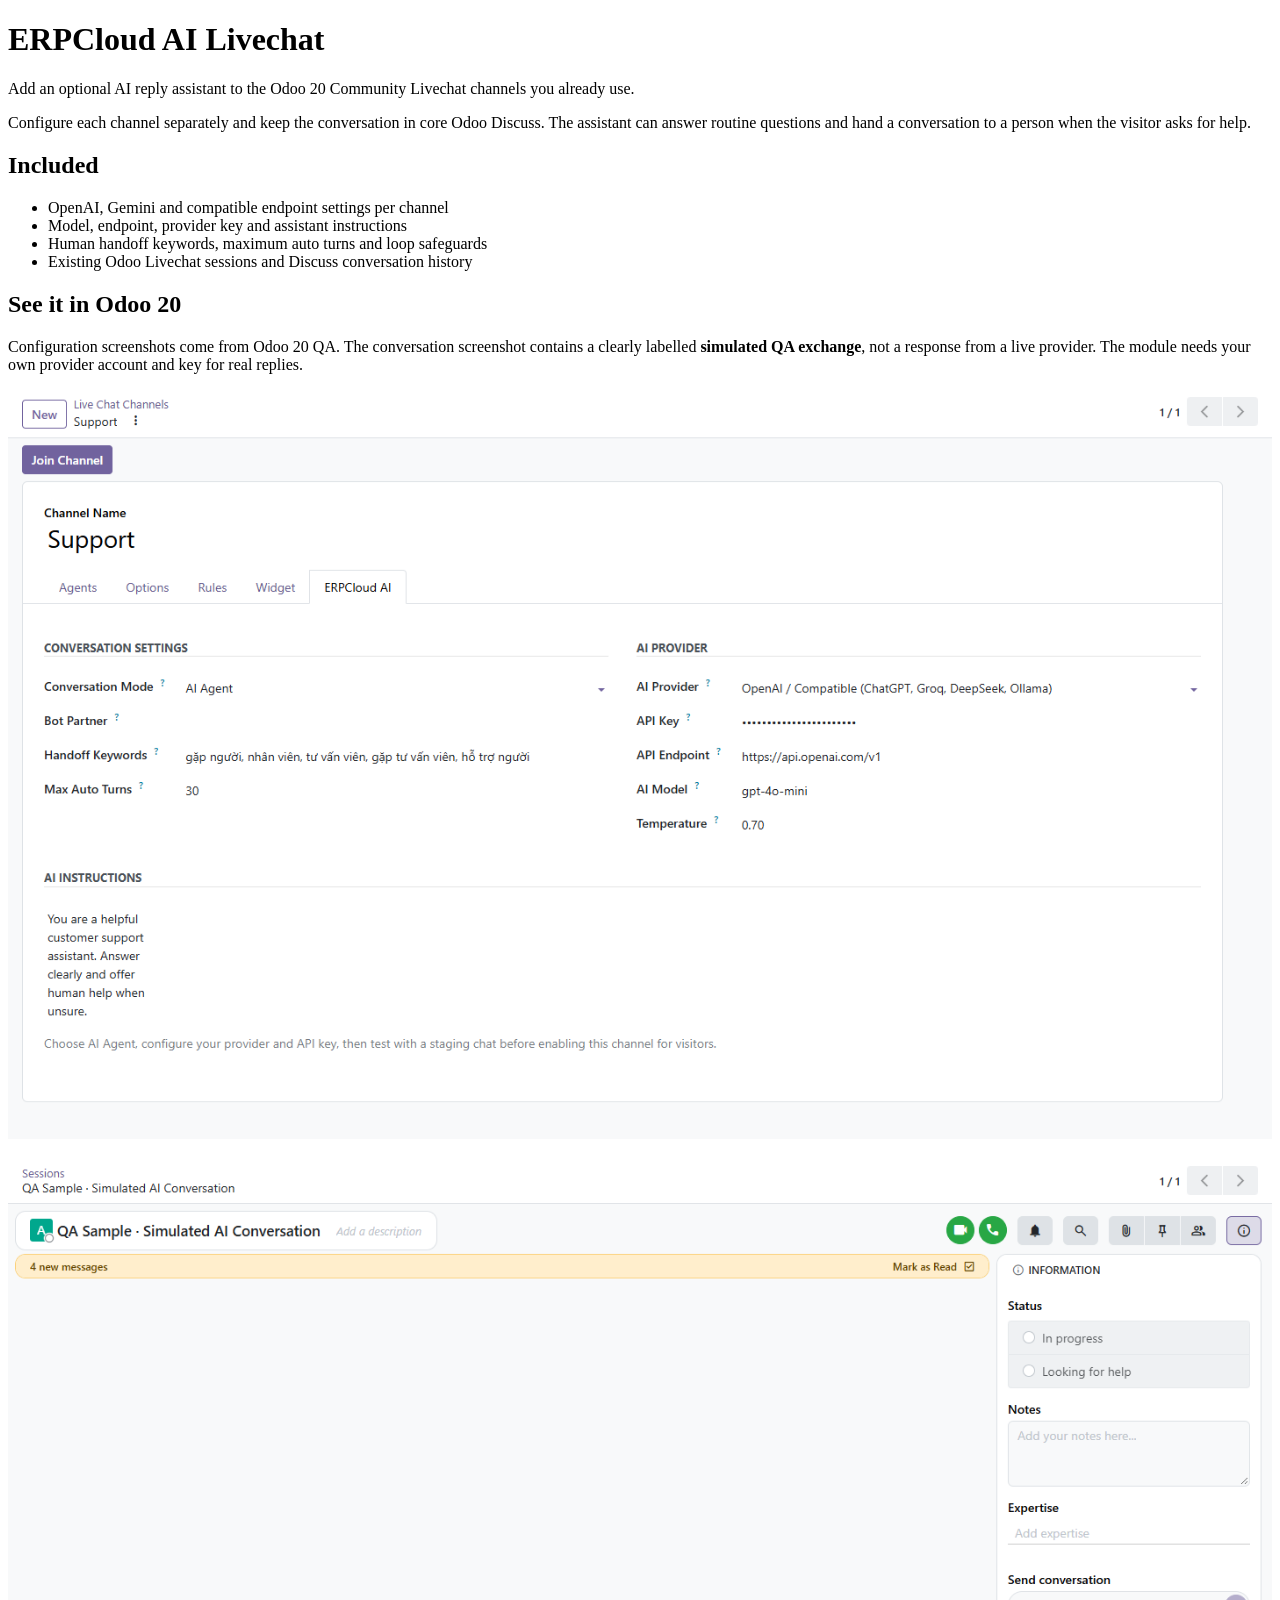
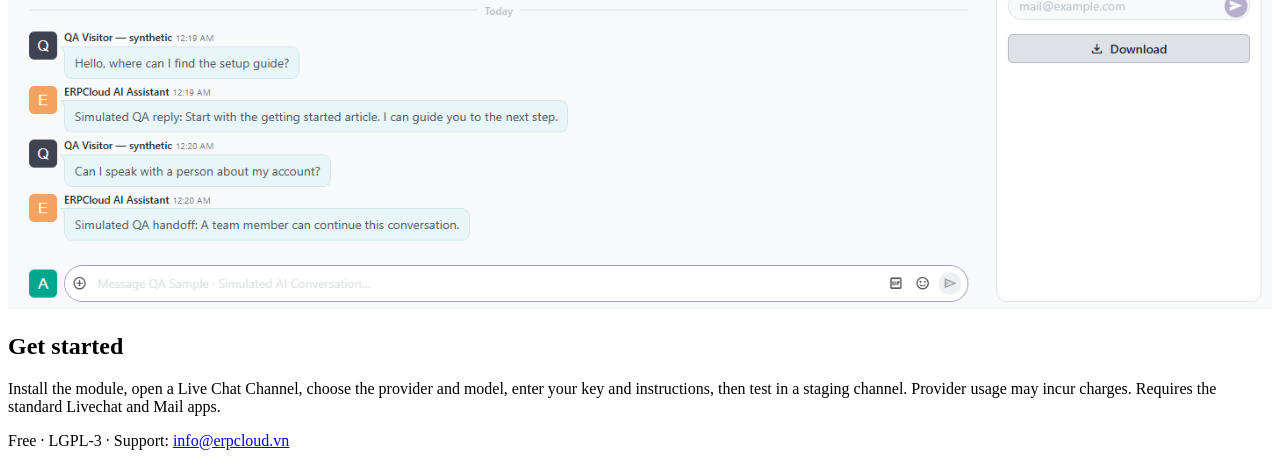
<file: erpcloud_ai_livechat/static/description/index.html>
<!doctype html>
<html lang="en"><head><meta charset="utf-8"><title>ERPCloud AI Livechat</title></head>
<body><div class="container py-4">
<h1>ERPCloud AI Livechat</h1>
<p class="lead">Add an optional AI reply assistant to the Odoo 20 Community Livechat channels you already use.</p>
<p>Configure each channel separately and keep the conversation in core Odoo Discuss. The assistant can answer routine questions and hand a conversation to a person when the visitor asks for help.</p>
<h2>Included</h2><ul><li>OpenAI, Gemini and compatible endpoint settings per channel</li><li>Model, endpoint, provider key and assistant instructions</li><li>Human handoff keywords, maximum auto turns and loop safeguards</li><li>Existing Odoo Livechat sessions and Discuss conversation history</li></ul>
<h2>See it in Odoo 20</h2>
<p>Configuration screenshots come from Odoo 20 QA. The conversation screenshot contains a clearly labelled <strong>simulated QA exchange</strong>, not a response from a live provider. The module needs your own provider account and key for real replies.</p>
<p><img src="screenshot_1.png" alt="AI configuration within an Odoo Livechat channel" style="max-width:100%;height:auto"></p>
<p><img src="screenshot_3.png" alt="Simulated QA conversation in Odoo Livechat Sessions" style="max-width:100%;height:auto"></p>
<h2>Get started</h2><p>Install the module, open a Live Chat Channel, choose the provider and model, enter your key and instructions, then test in a staging channel. Provider usage may incur charges. Requires the standard Livechat and Mail apps.</p>
<p>Free · LGPL-3 · Support: <a href="mailto:info@erpcloud.vn">info@erpcloud.vn</a></p>
</div></body></html>
</file>
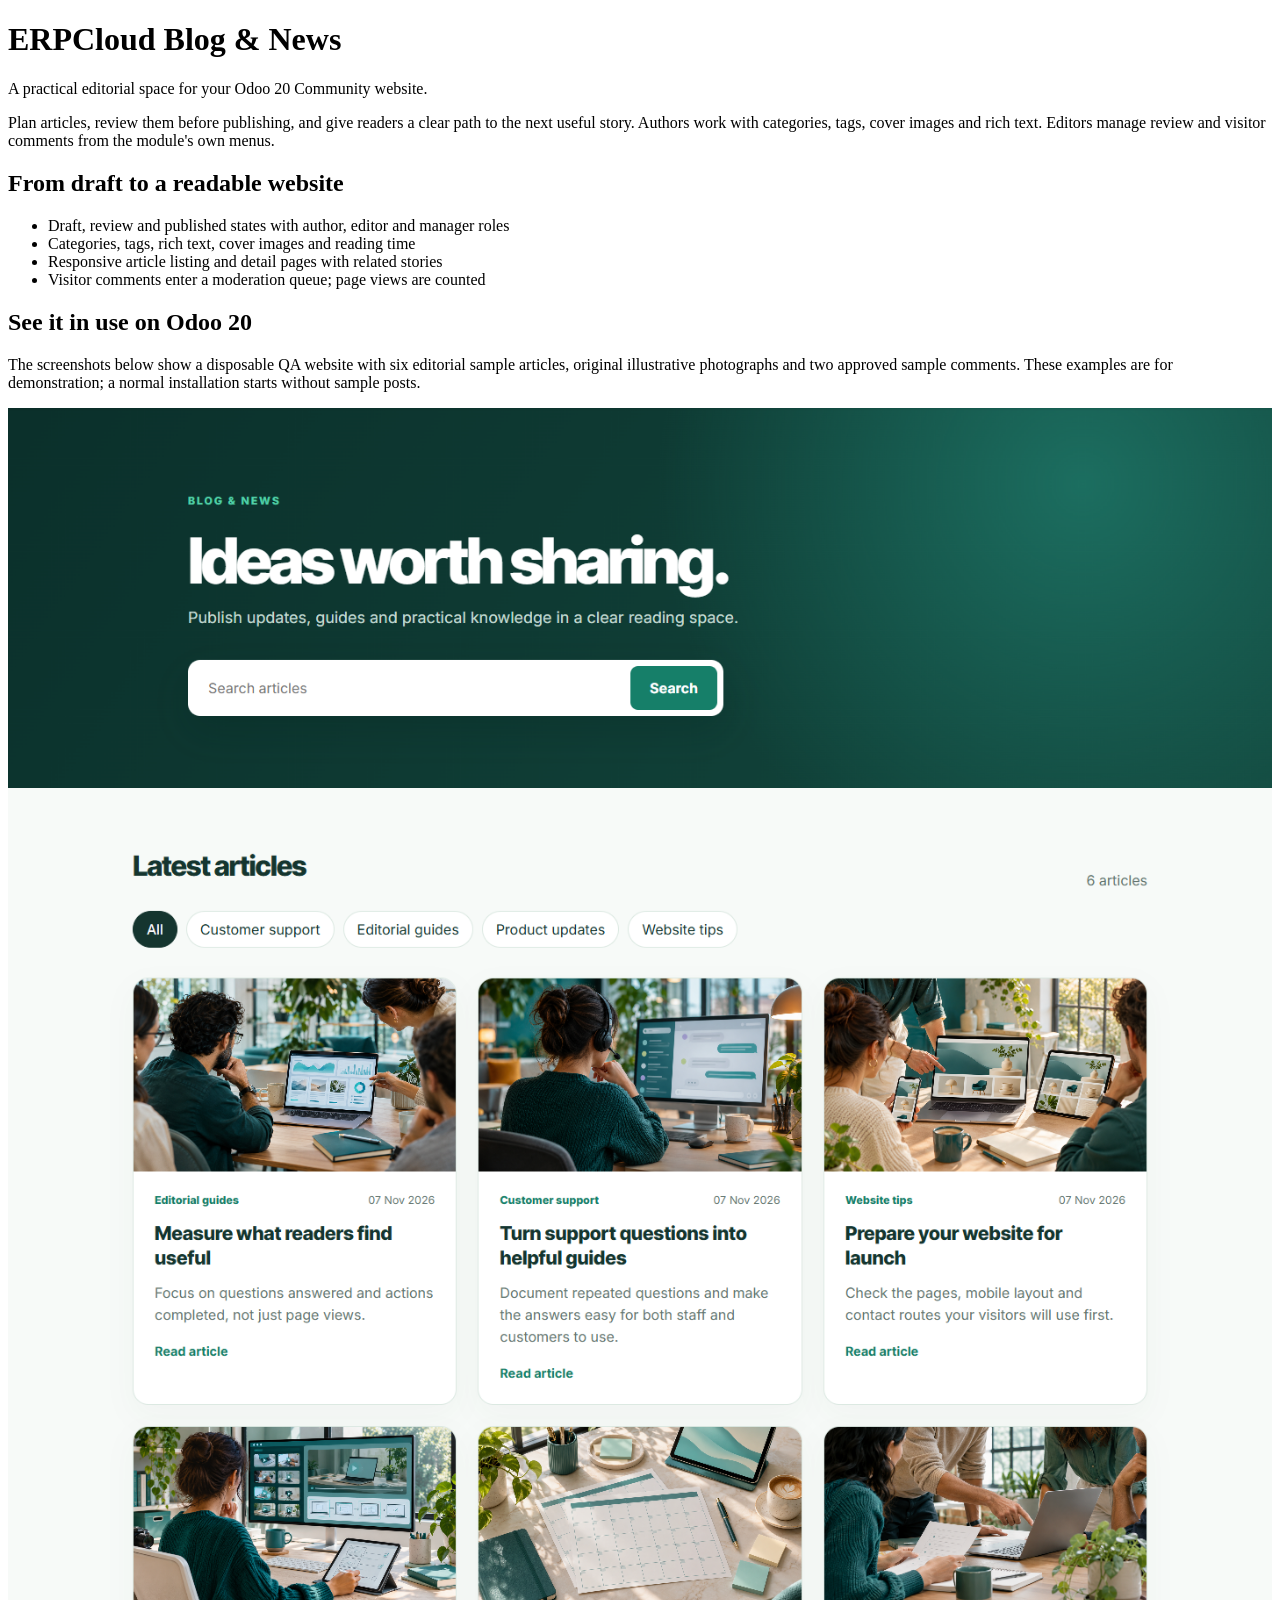
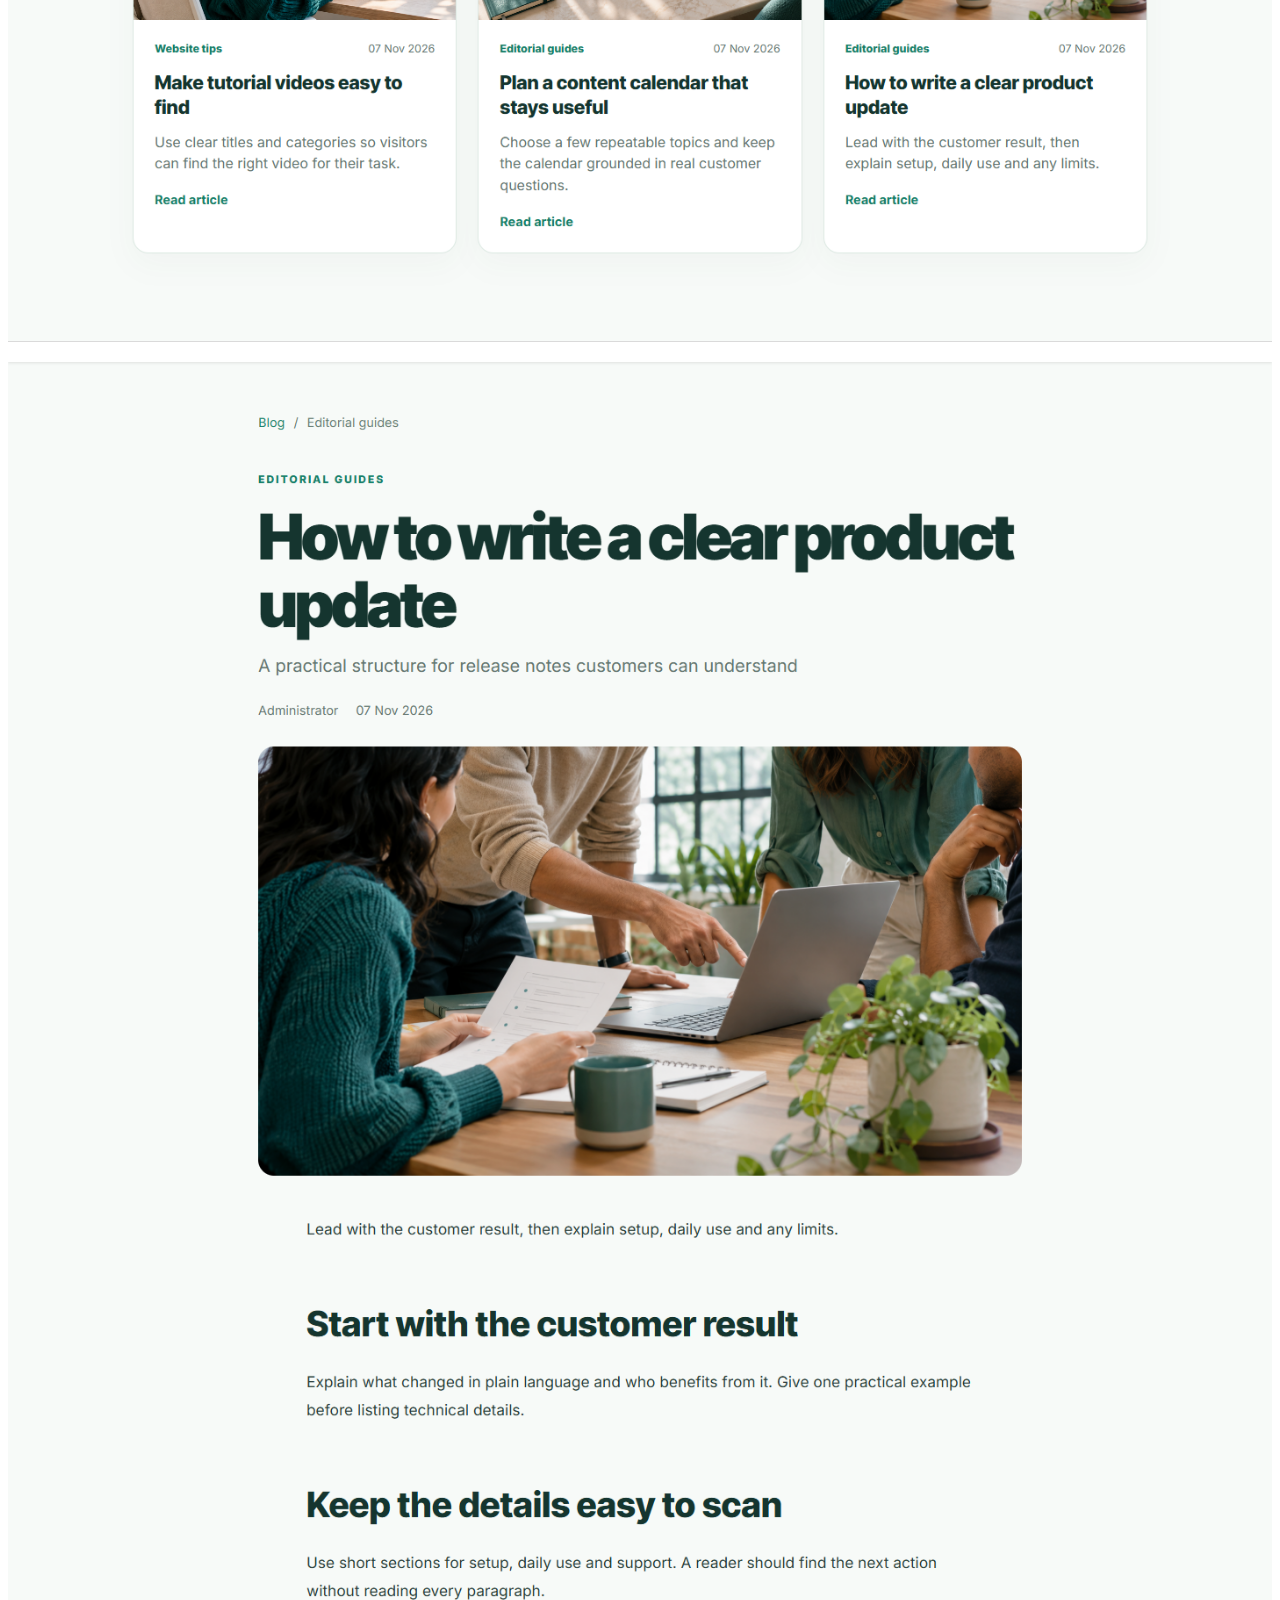
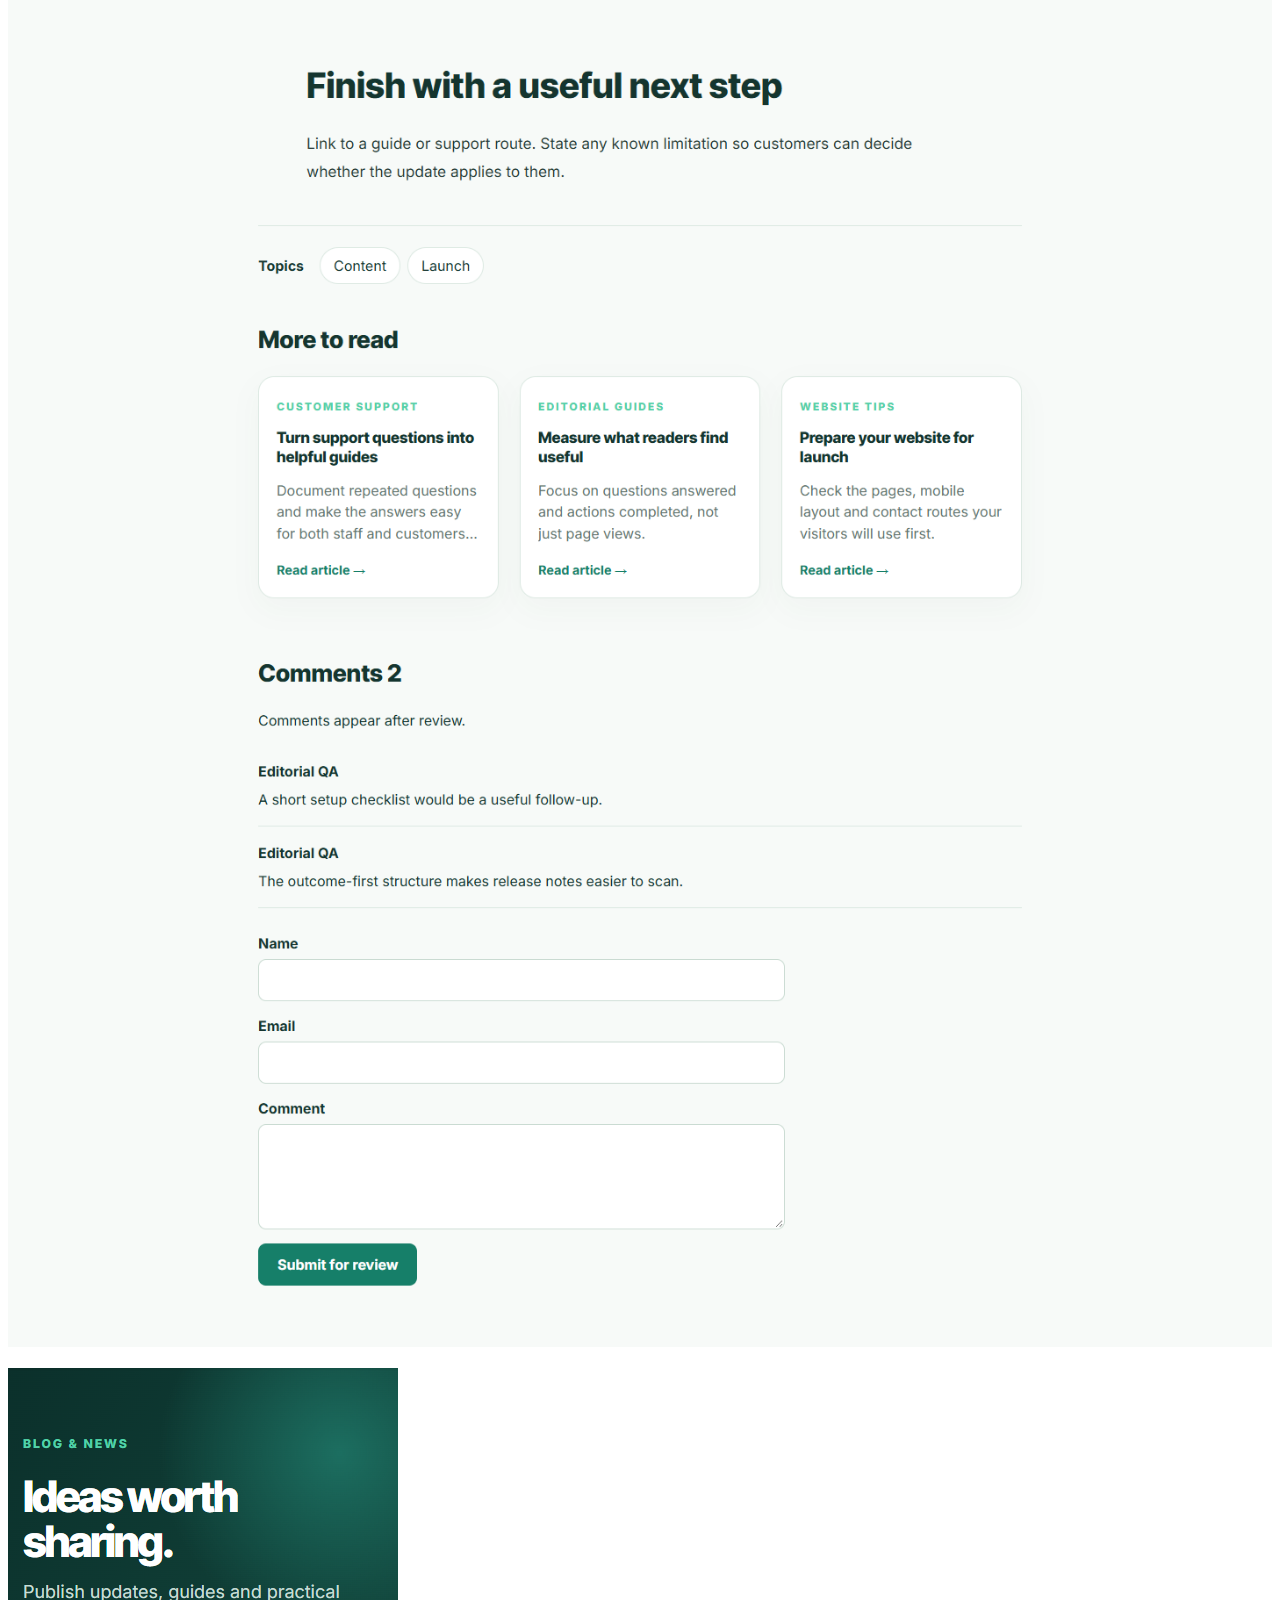
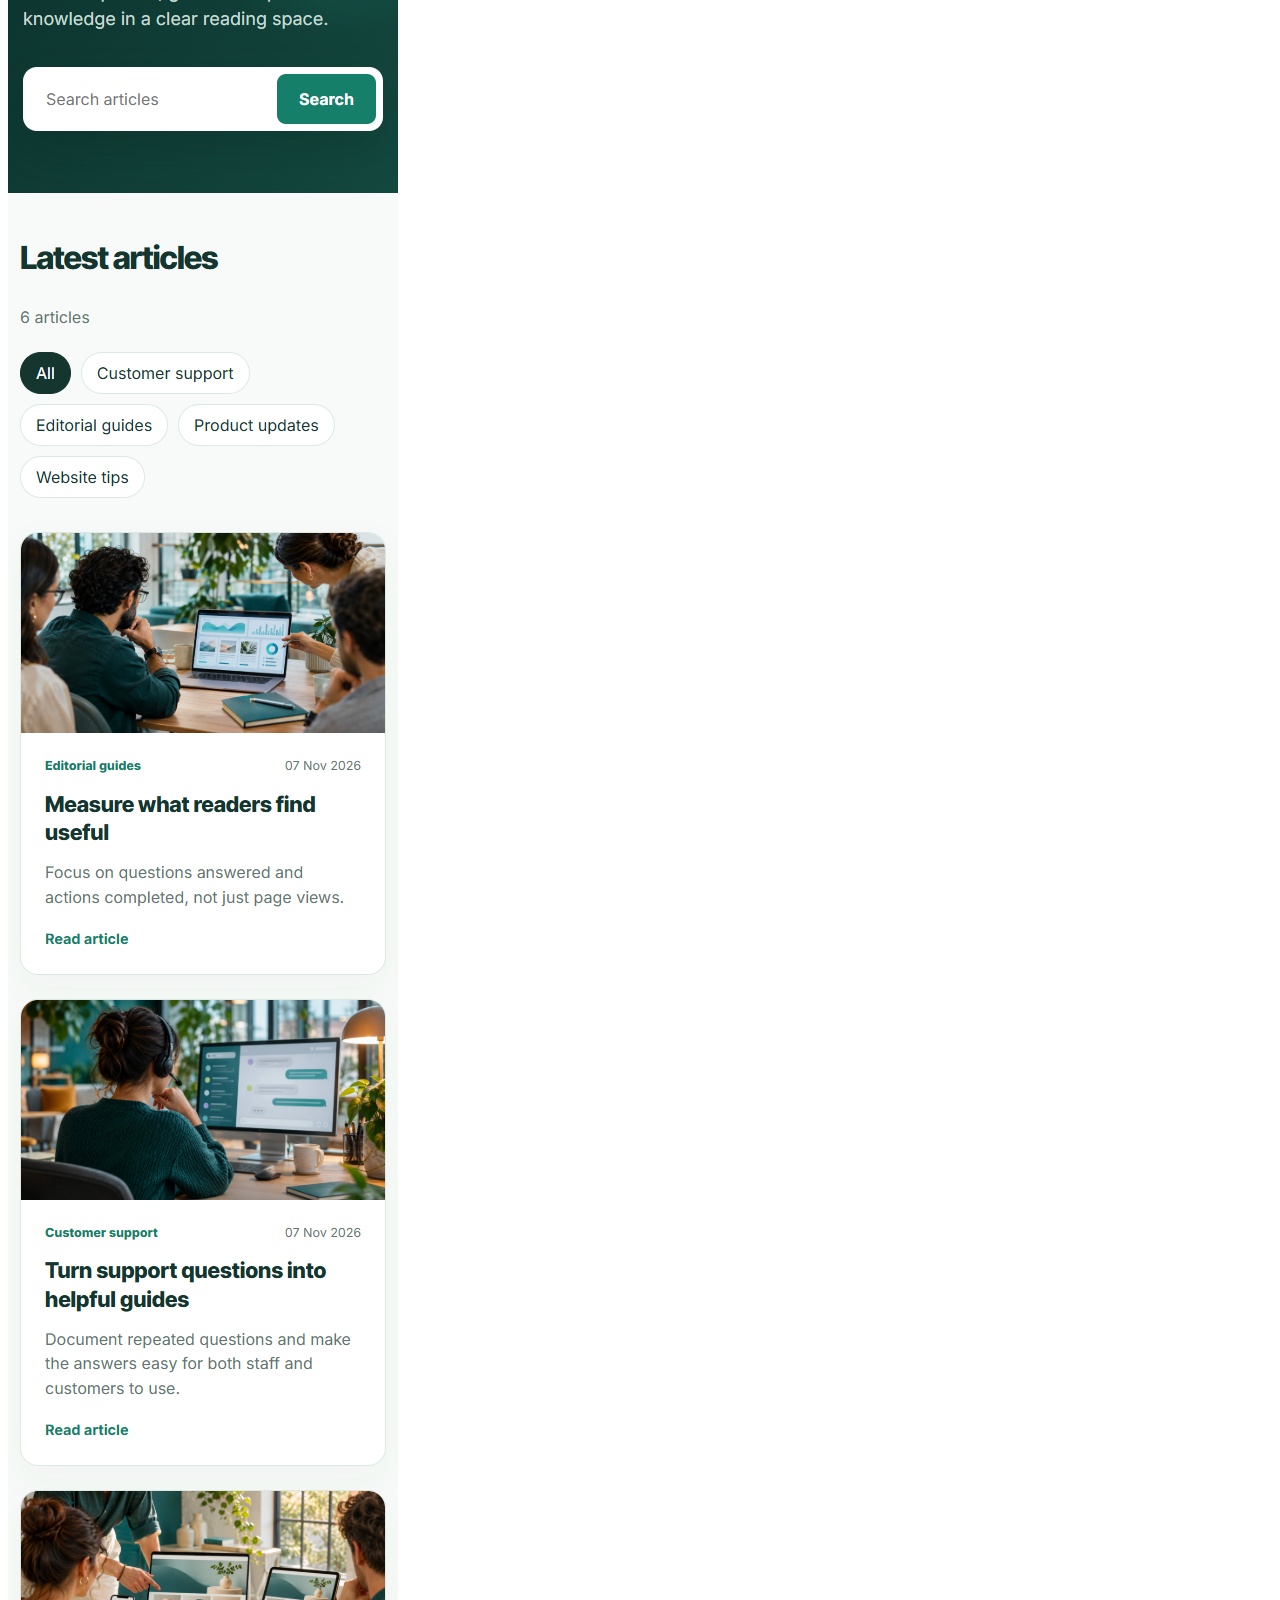
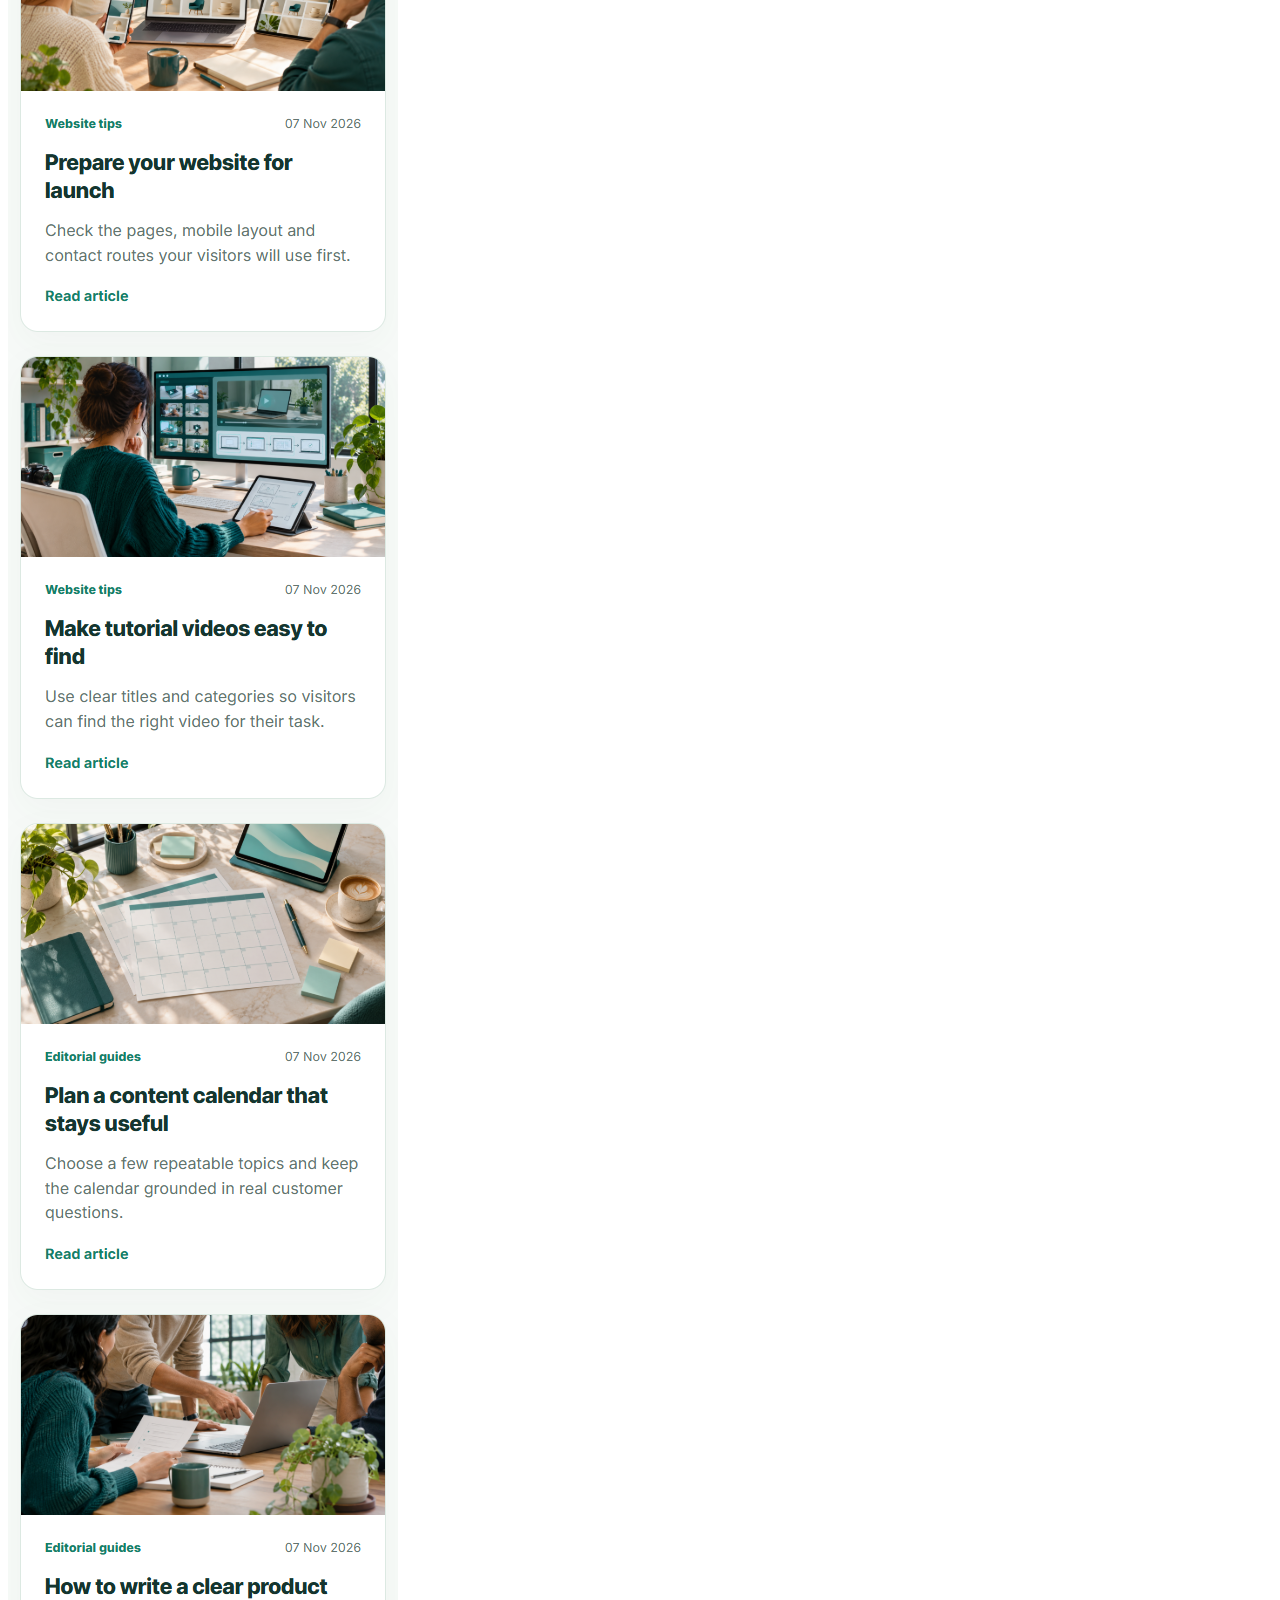
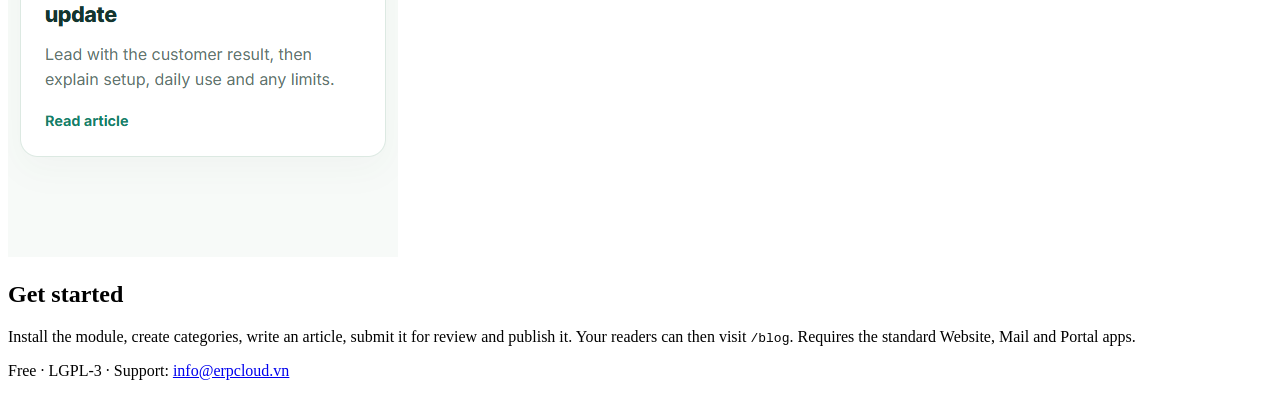
<file: erpcloud_blog/static/description/index.html>
<!doctype html>
<html lang="en"><head><meta charset="utf-8"><title>ERPCloud Blog &amp; News</title></head>
<body><div class="container py-4">
<h1>ERPCloud Blog &amp; News</h1>
<p class="lead">A practical editorial space for your Odoo 20 Community website.</p>
<p>Plan articles, review them before publishing, and give readers a clear path to the next useful story. Authors work with categories, tags, cover images and rich text. Editors manage review and visitor comments from the module's own menus.</p>
<h2>From draft to a readable website</h2>
<ul><li>Draft, review and published states with author, editor and manager roles</li><li>Categories, tags, rich text, cover images and reading time</li><li>Responsive article listing and detail pages with related stories</li><li>Visitor comments enter a moderation queue; page views are counted</li></ul>
<h2>See it in use on Odoo 20</h2>
<p>The screenshots below show a disposable QA website with six editorial sample articles, original illustrative photographs and two approved sample comments. These examples are for demonstration; a normal installation starts without sample posts.</p>
<p><img src="screenshot_news.png" alt="Six illustrated articles in the Odoo 20 blog listing" style="max-width:100%;height:auto"></p>
<p><img src="screenshot_post.png" alt="Article with cover photo, useful sections and moderated comments" style="max-width:100%;height:auto"></p>
<p><img src="screenshot_mobile.png" alt="Blog listing on a phone" style="max-width:390px;width:100%;height:auto"></p>
<h2>Get started</h2><p>Install the module, create categories, write an article, submit it for review and publish it. Your readers can then visit <code>/blog</code>. Requires the standard Website, Mail and Portal apps.</p>
<p>Free · LGPL-3 · Support: <a href="mailto:info@erpcloud.vn">info@erpcloud.vn</a></p>
</div></body></html>
</file>
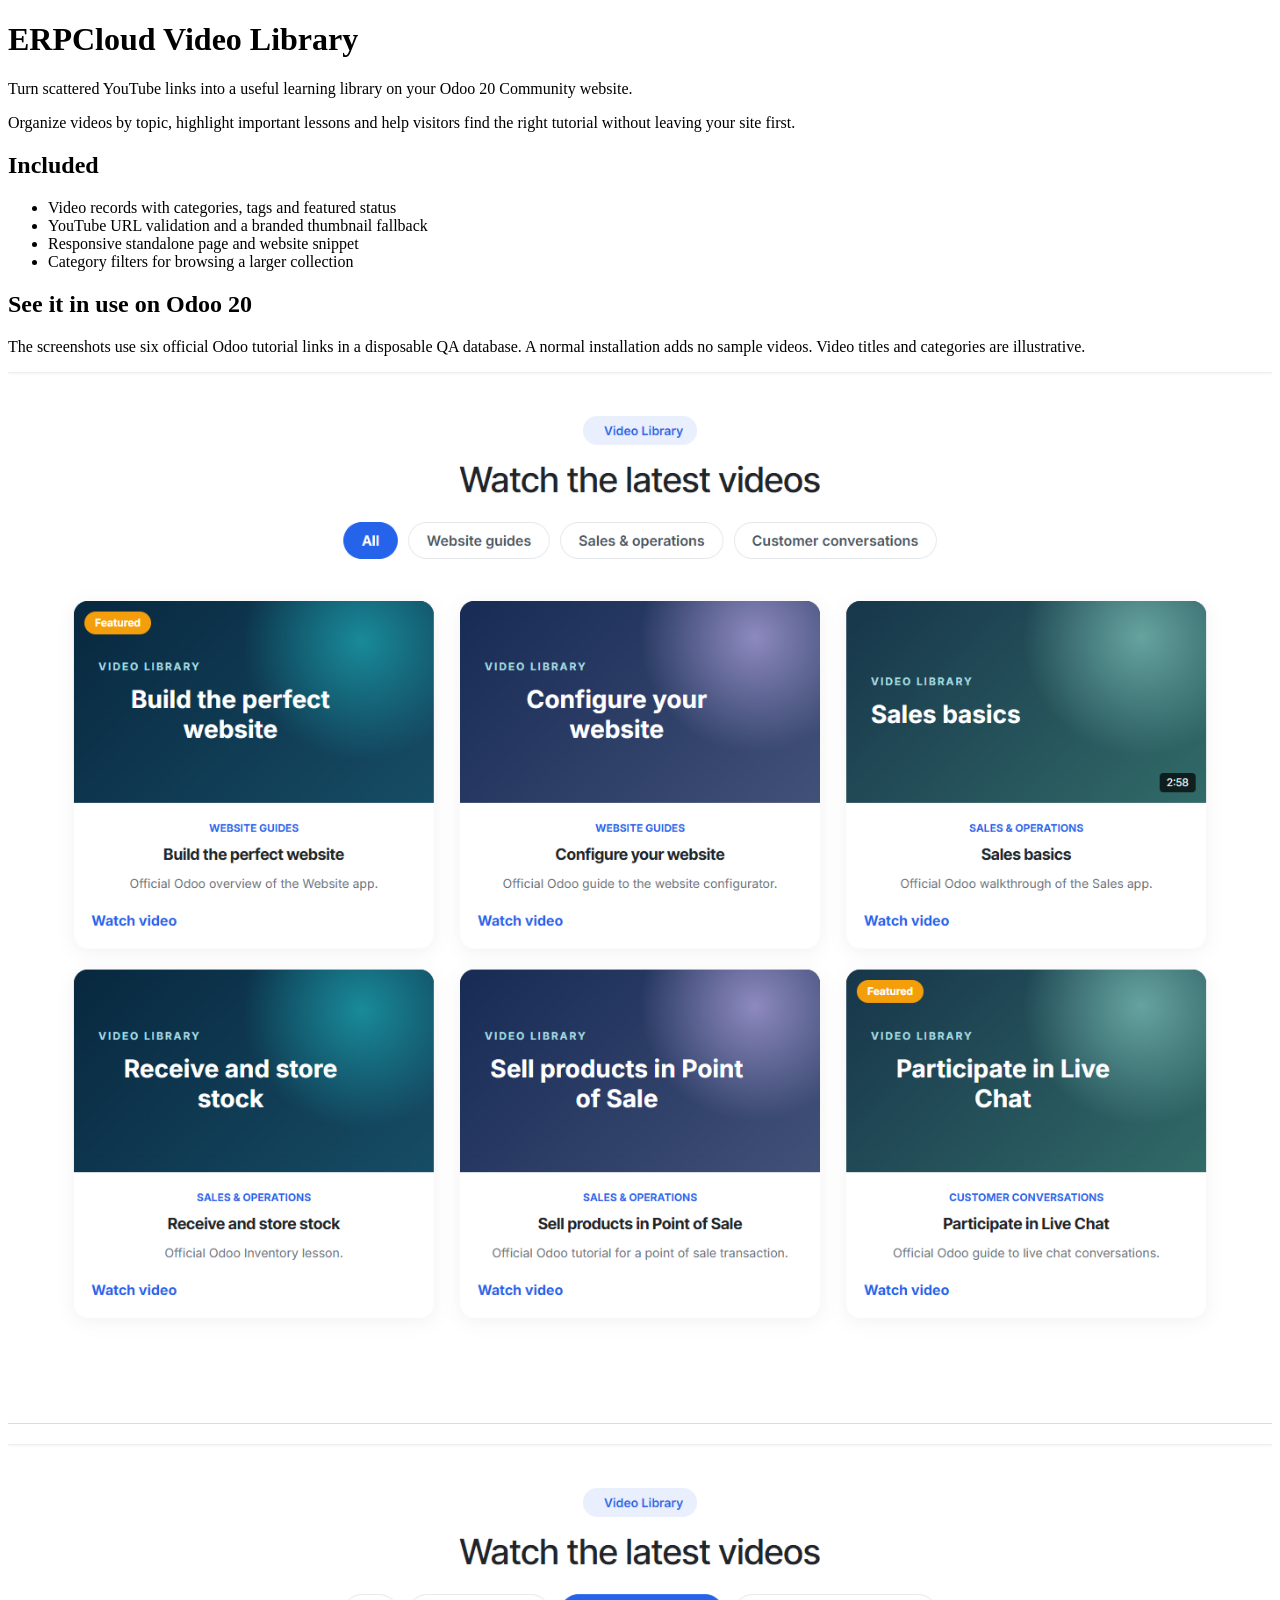
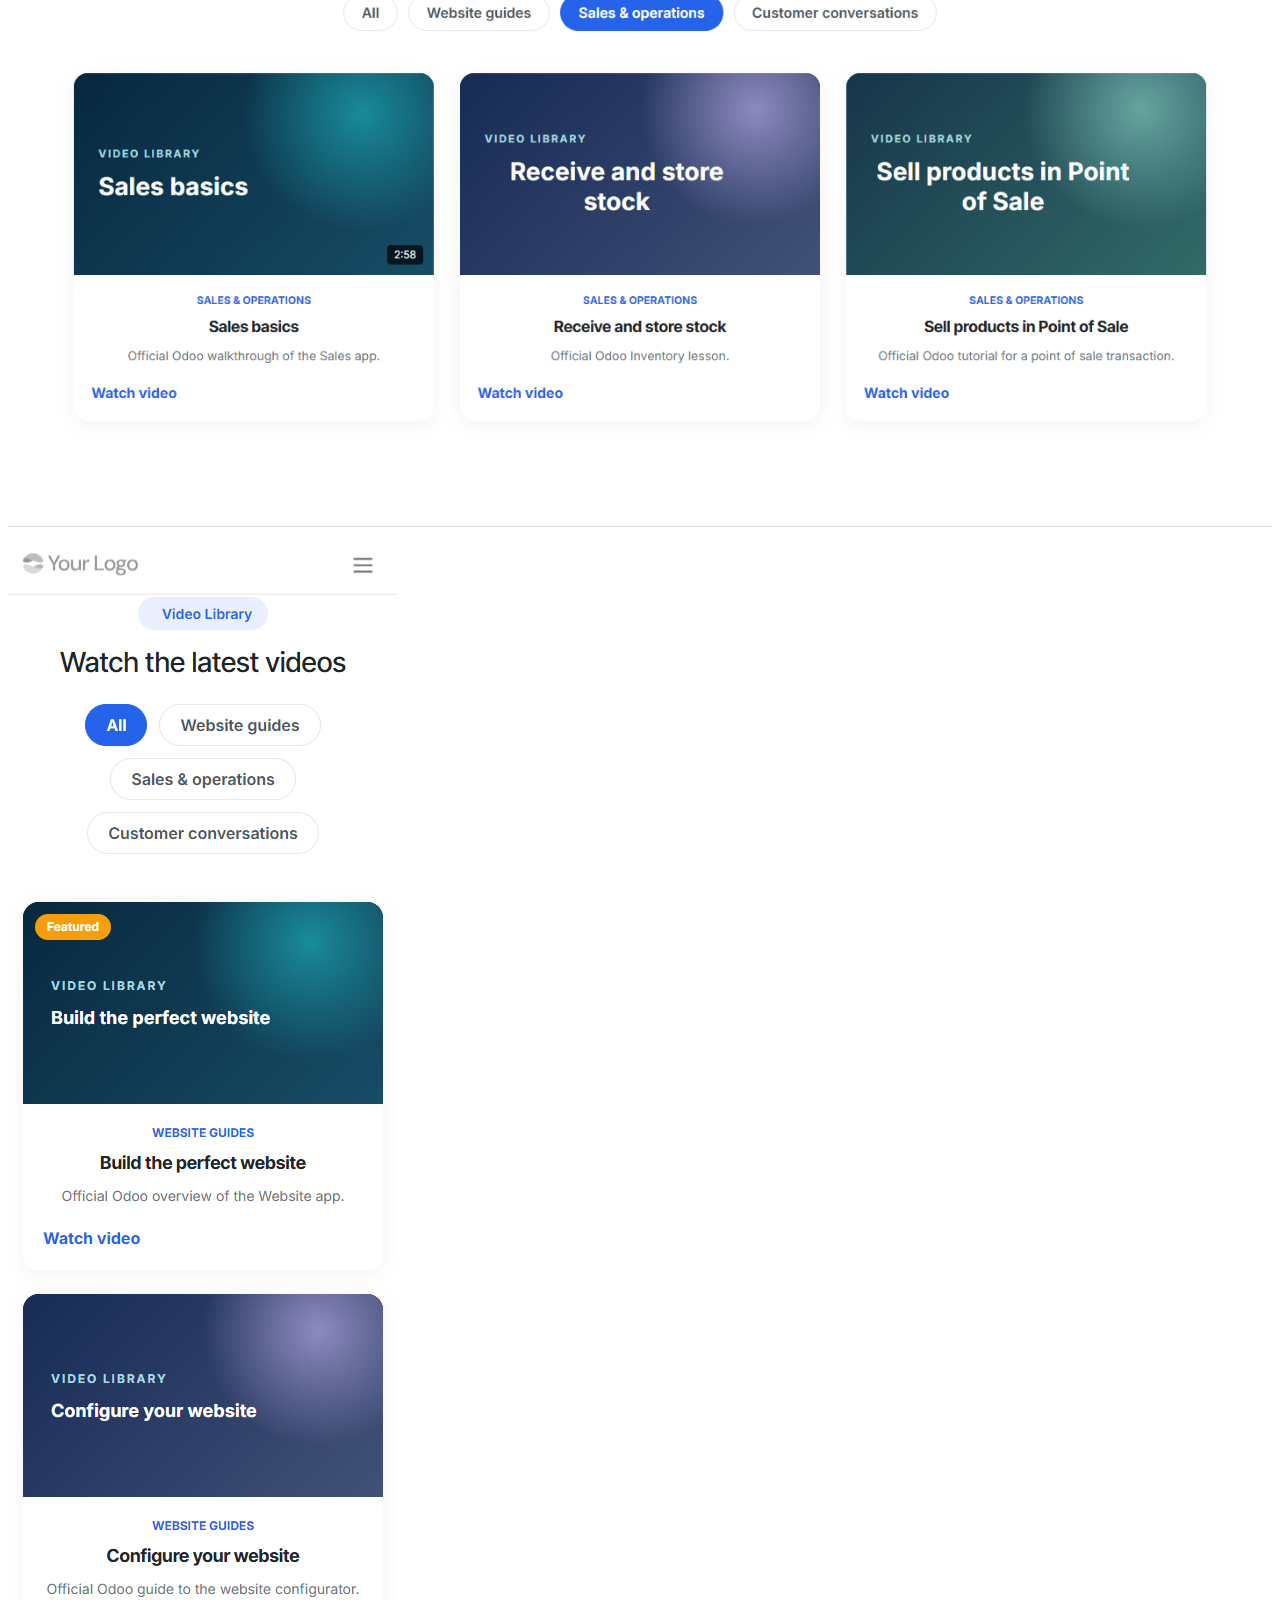
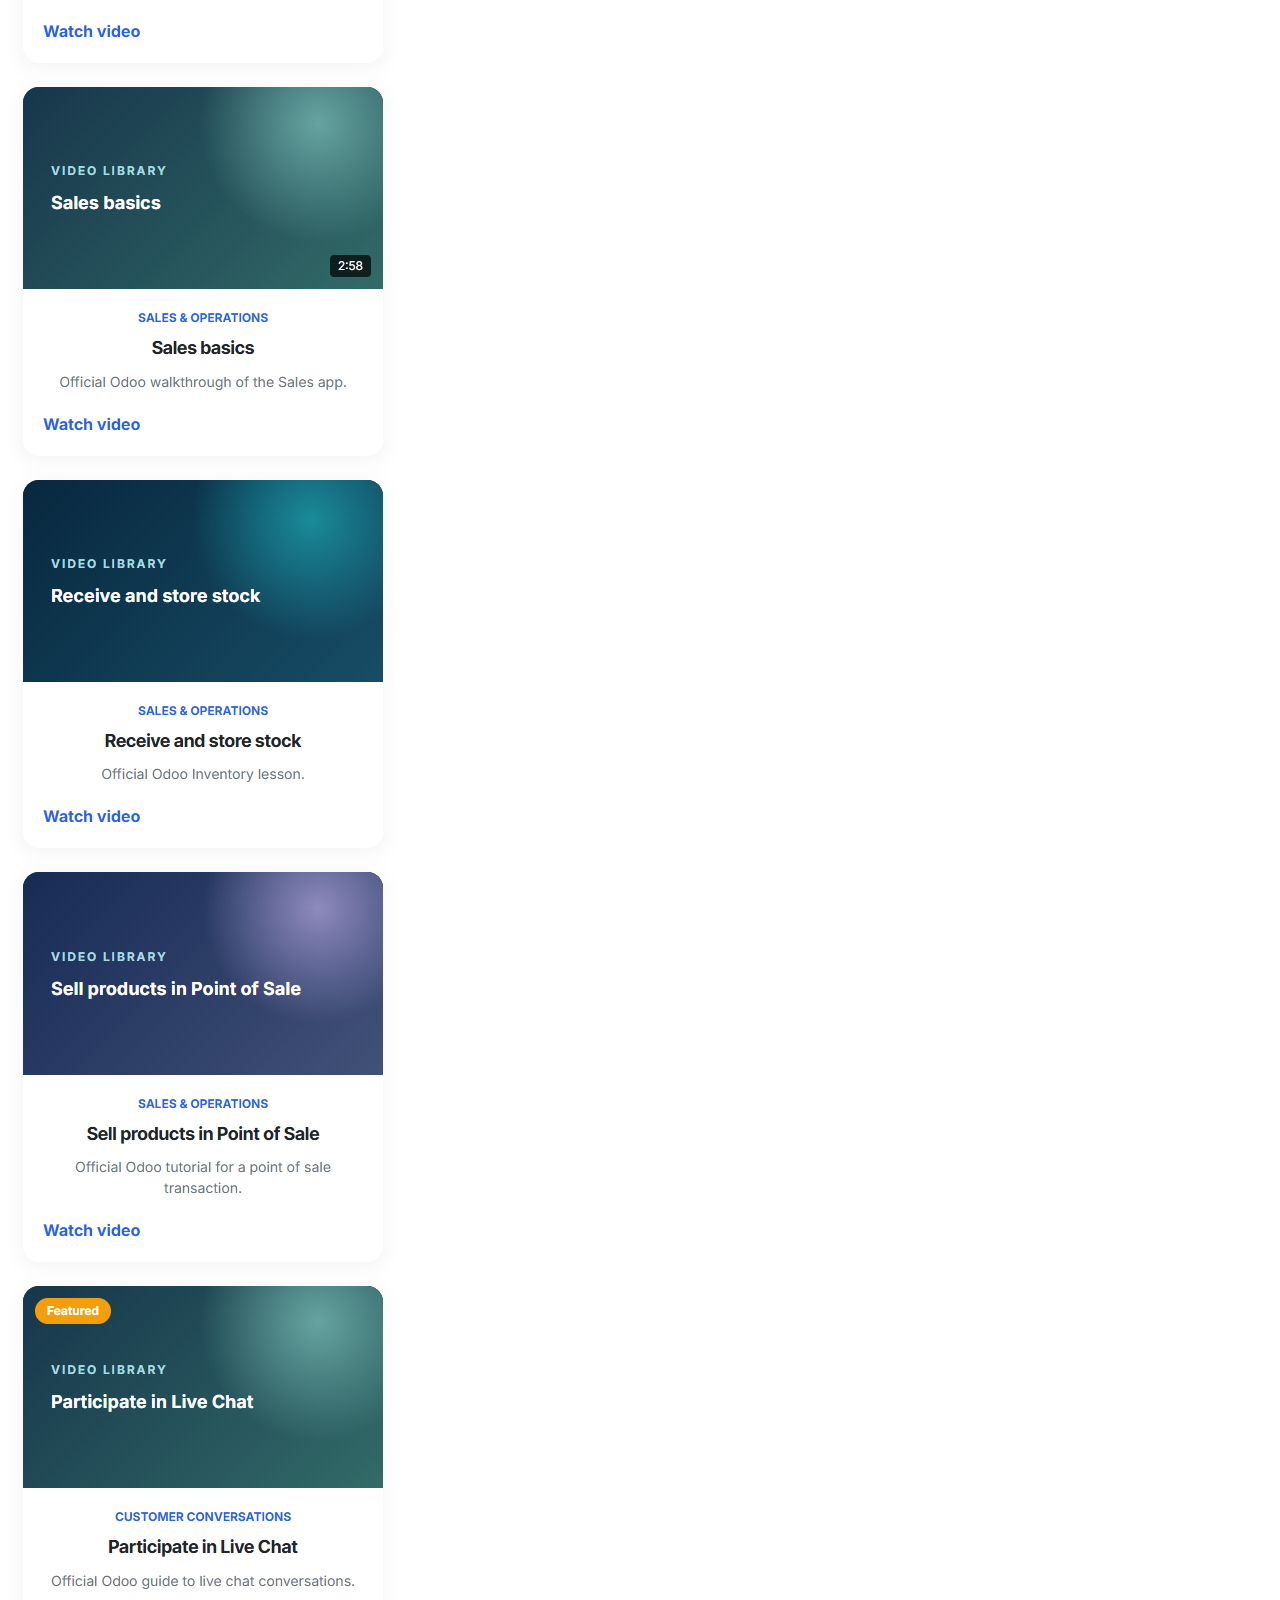
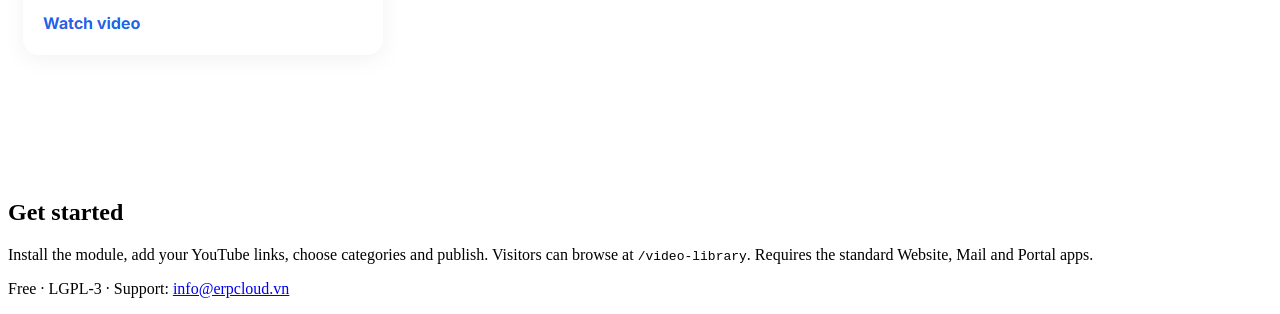
<file: erpcloud_video_library/static/description/index.html>
<!doctype html>
<html lang="en"><head><meta charset="utf-8"><title>ERPCloud Video Library</title></head>
<body><div class="container py-4">
<h1>ERPCloud Video Library</h1>
<p class="lead">Turn scattered YouTube links into a useful learning library on your Odoo 20 Community website.</p>
<p>Organize videos by topic, highlight important lessons and help visitors find the right tutorial without leaving your site first.</p>
<h2>Included</h2><ul><li>Video records with categories, tags and featured status</li><li>YouTube URL validation and a branded thumbnail fallback</li><li>Responsive standalone page and website snippet</li><li>Category filters for browsing a larger collection</li></ul>
<h2>See it in use on Odoo 20</h2>
<p>The screenshots use six official Odoo tutorial links in a disposable QA database. A normal installation adds no sample videos. Video titles and categories are illustrative.</p>
<p><img src="screenshot_1.png" alt="Six video lessons grouped on a desktop website" style="max-width:100%;height:auto"></p>
<p><img src="screenshot_3.png" alt="Sales and operations category filter showing three video lessons" style="max-width:100%;height:auto"></p>
<p><img src="screenshot_2.png" alt="Video library on a phone" style="max-width:390px;width:100%;height:auto"></p>
<h2>Get started</h2><p>Install the module, add your YouTube links, choose categories and publish. Visitors can browse at <code>/video-library</code>. Requires the standard Website, Mail and Portal apps.</p>
<p>Free · LGPL-3 · Support: <a href="mailto:info@erpcloud.vn">info@erpcloud.vn</a></p>
</div></body></html>
</file>
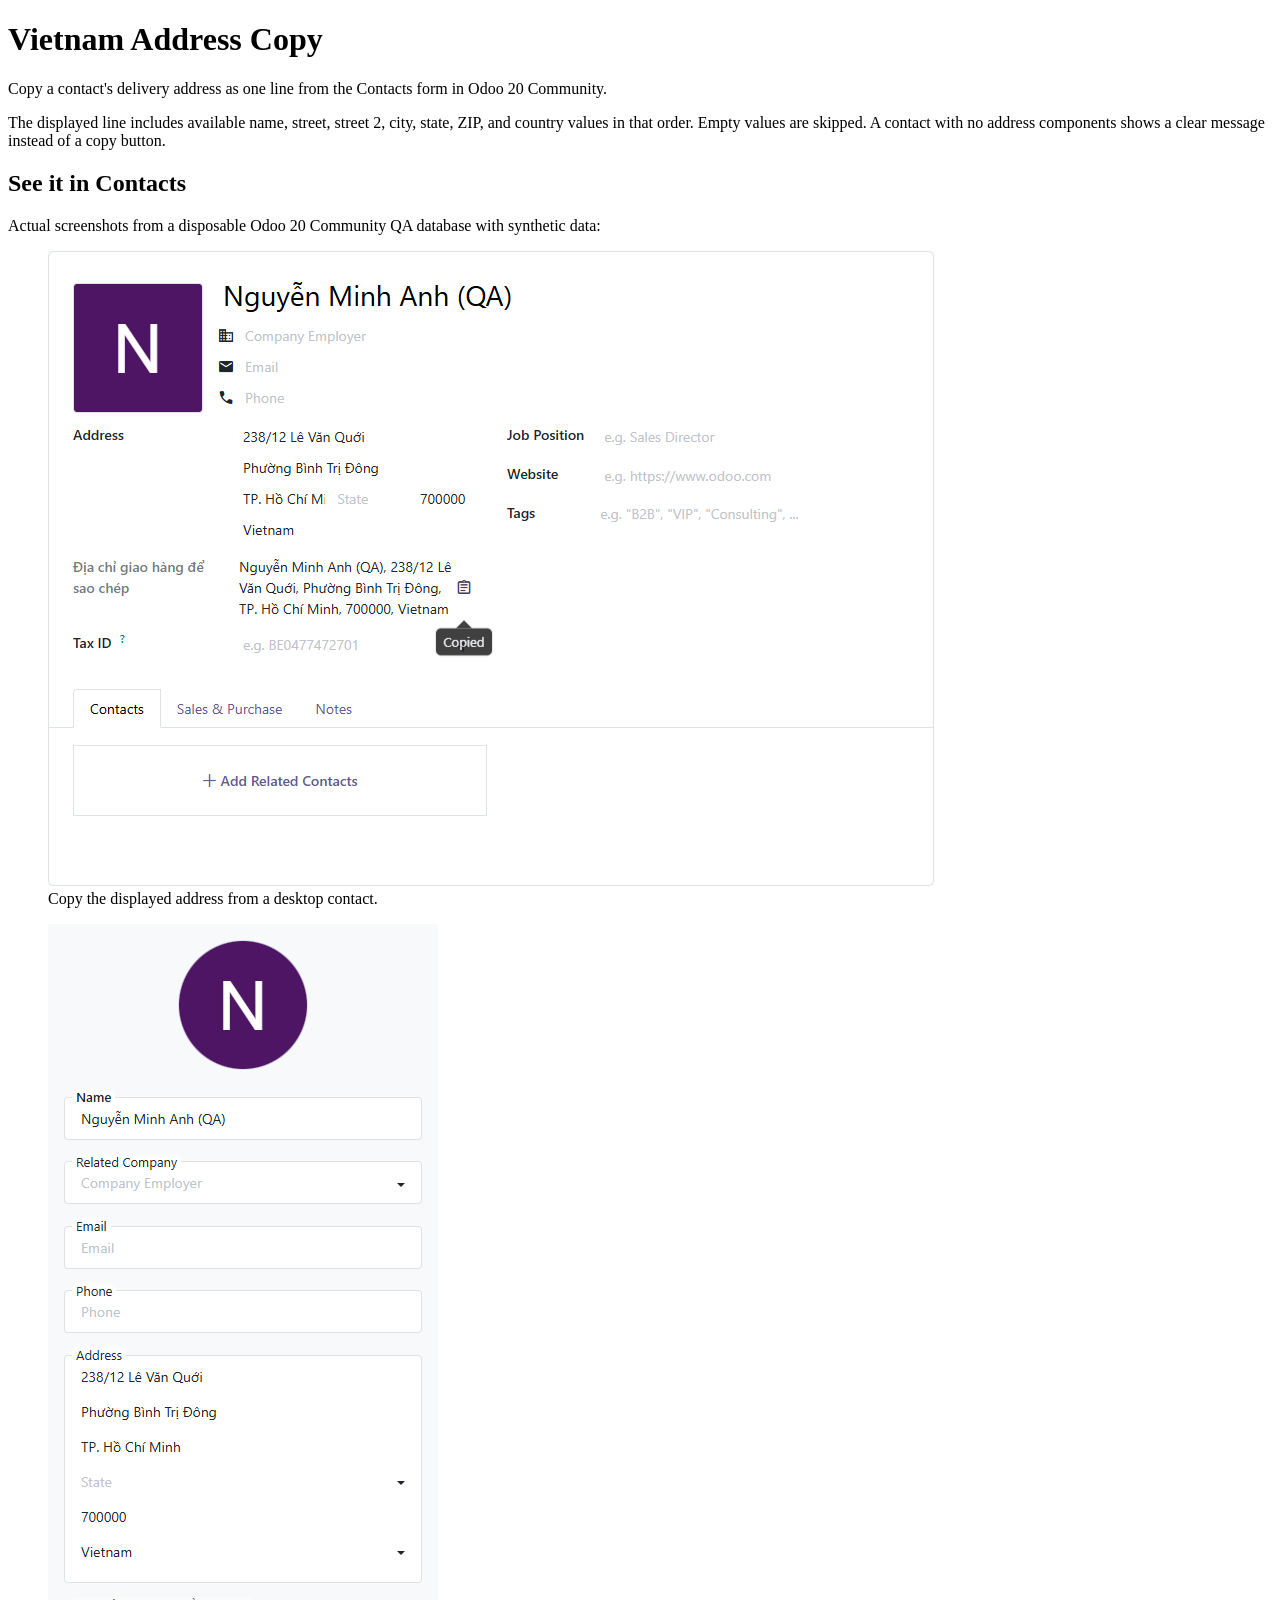
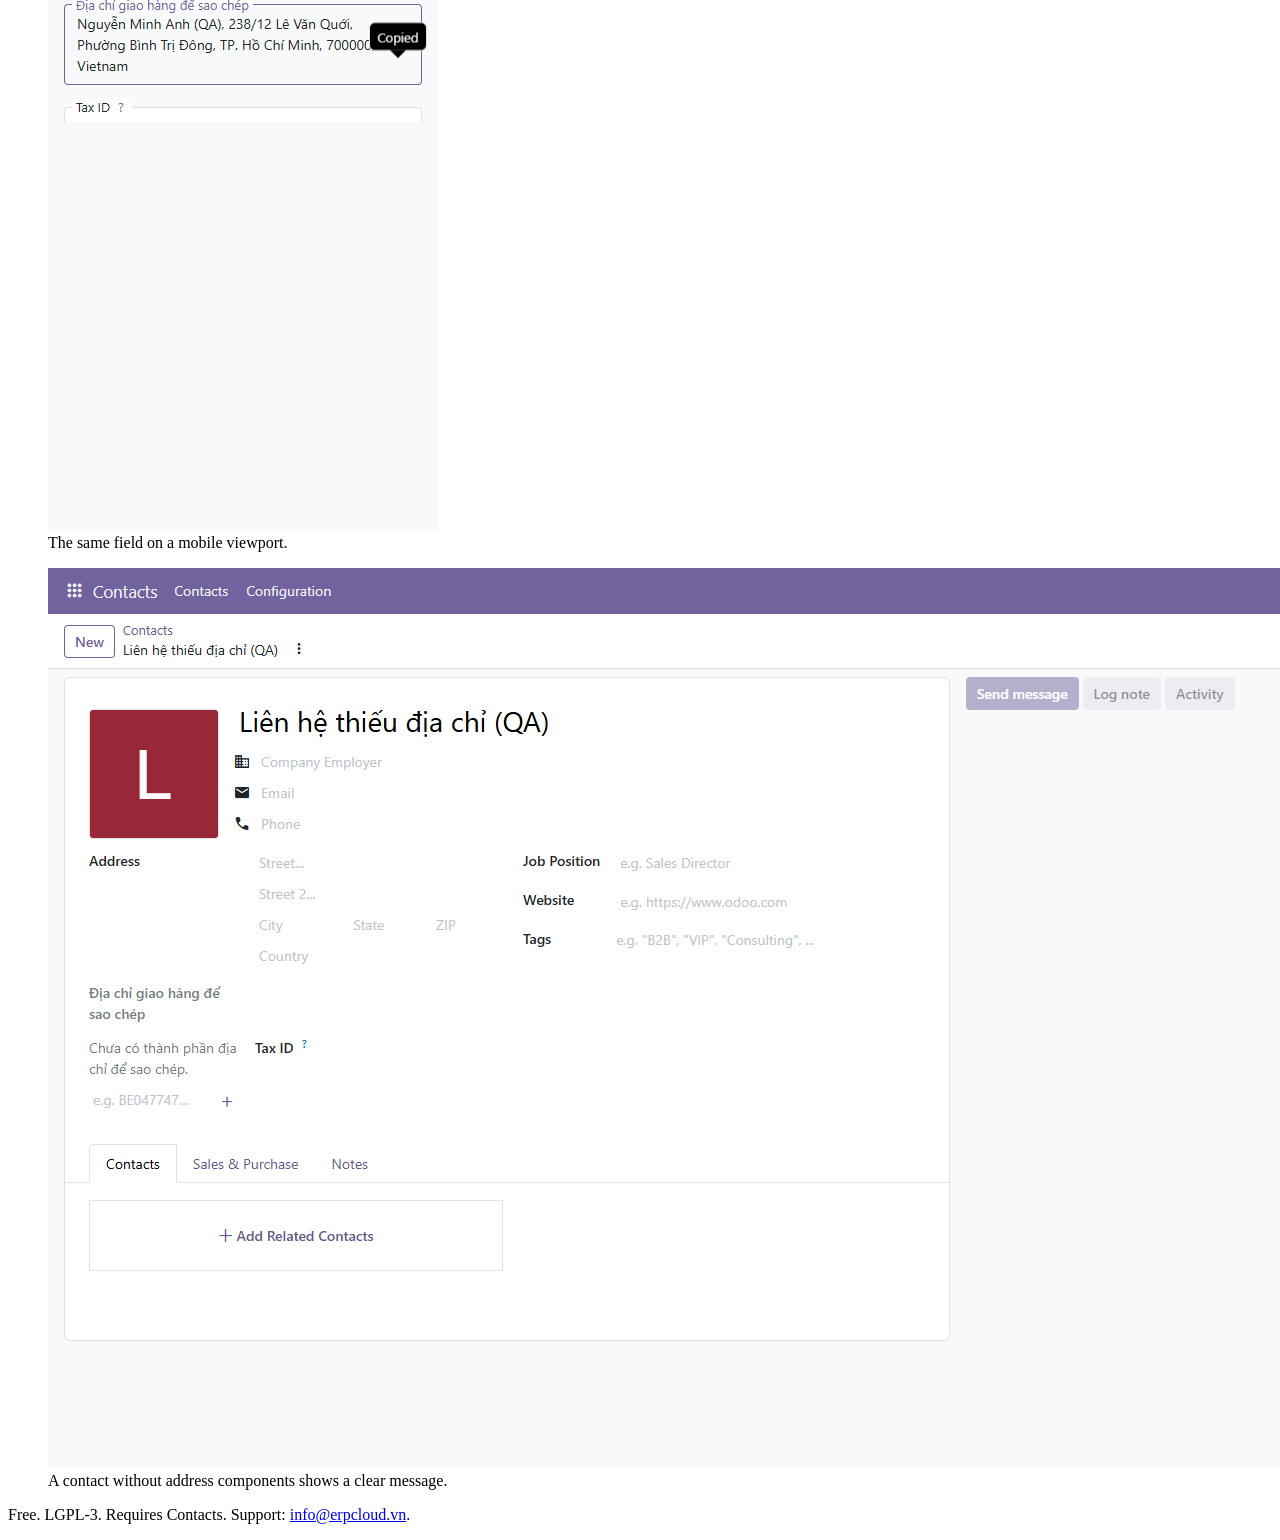
<file: vn_delivery_address_copy/static/description/index.html>
<!DOCTYPE html>
<html lang="en">
<head><meta charset="utf-8"><title>Vietnam Address Copy</title></head>
<body>
  <h1>Vietnam Address Copy</h1>
  <p>Copy a contact's delivery address as one line from the Contacts form in Odoo 20 Community.</p>
  <p>The displayed line includes available name, street, street 2, city, state, ZIP, and country values in that order. Empty values are skipped. A contact with no address components shows a clear message instead of a copy button.</p>
  <h2>See it in Contacts</h2>
  <p>Actual screenshots from a disposable Odoo 20 Community QA database with synthetic data:</p>
  <figure><img src="screenshot_contact_desktop.png" alt="Desktop contact form showing the address line and copied confirmation"><figcaption>Copy the displayed address from a desktop contact.</figcaption></figure>
  <figure><img src="screenshot_contact_mobile.png" alt="Mobile contact form showing the address line and copied confirmation"><figcaption>The same field on a mobile viewport.</figcaption></figure>
  <figure><img src="screenshot_no_address.png" alt="Contact form showing a message when address components are missing"><figcaption>A contact without address components shows a clear message.</figcaption></figure>
  <p>Free. LGPL-3. Requires Contacts. Support: <a href="mailto:info@erpcloud.vn">info@erpcloud.vn</a>.</p>
</body>
</html>
</file>
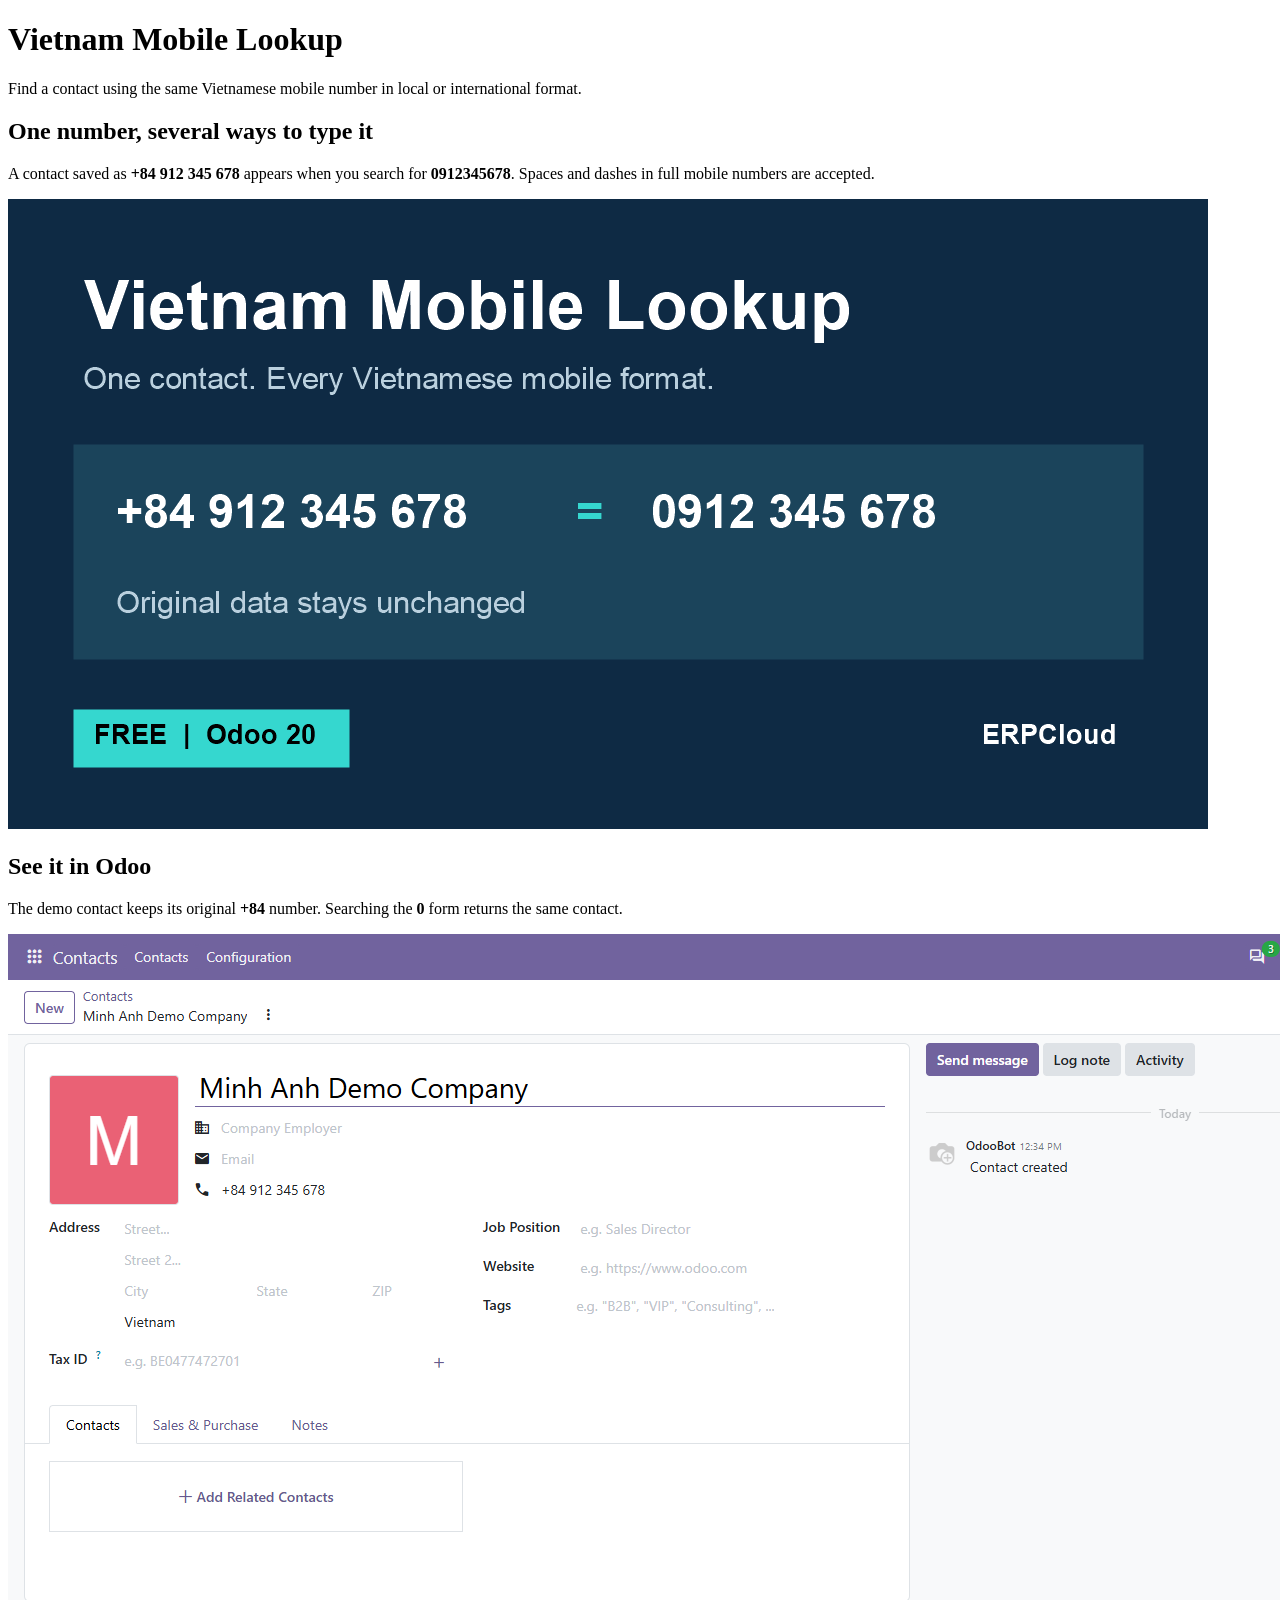
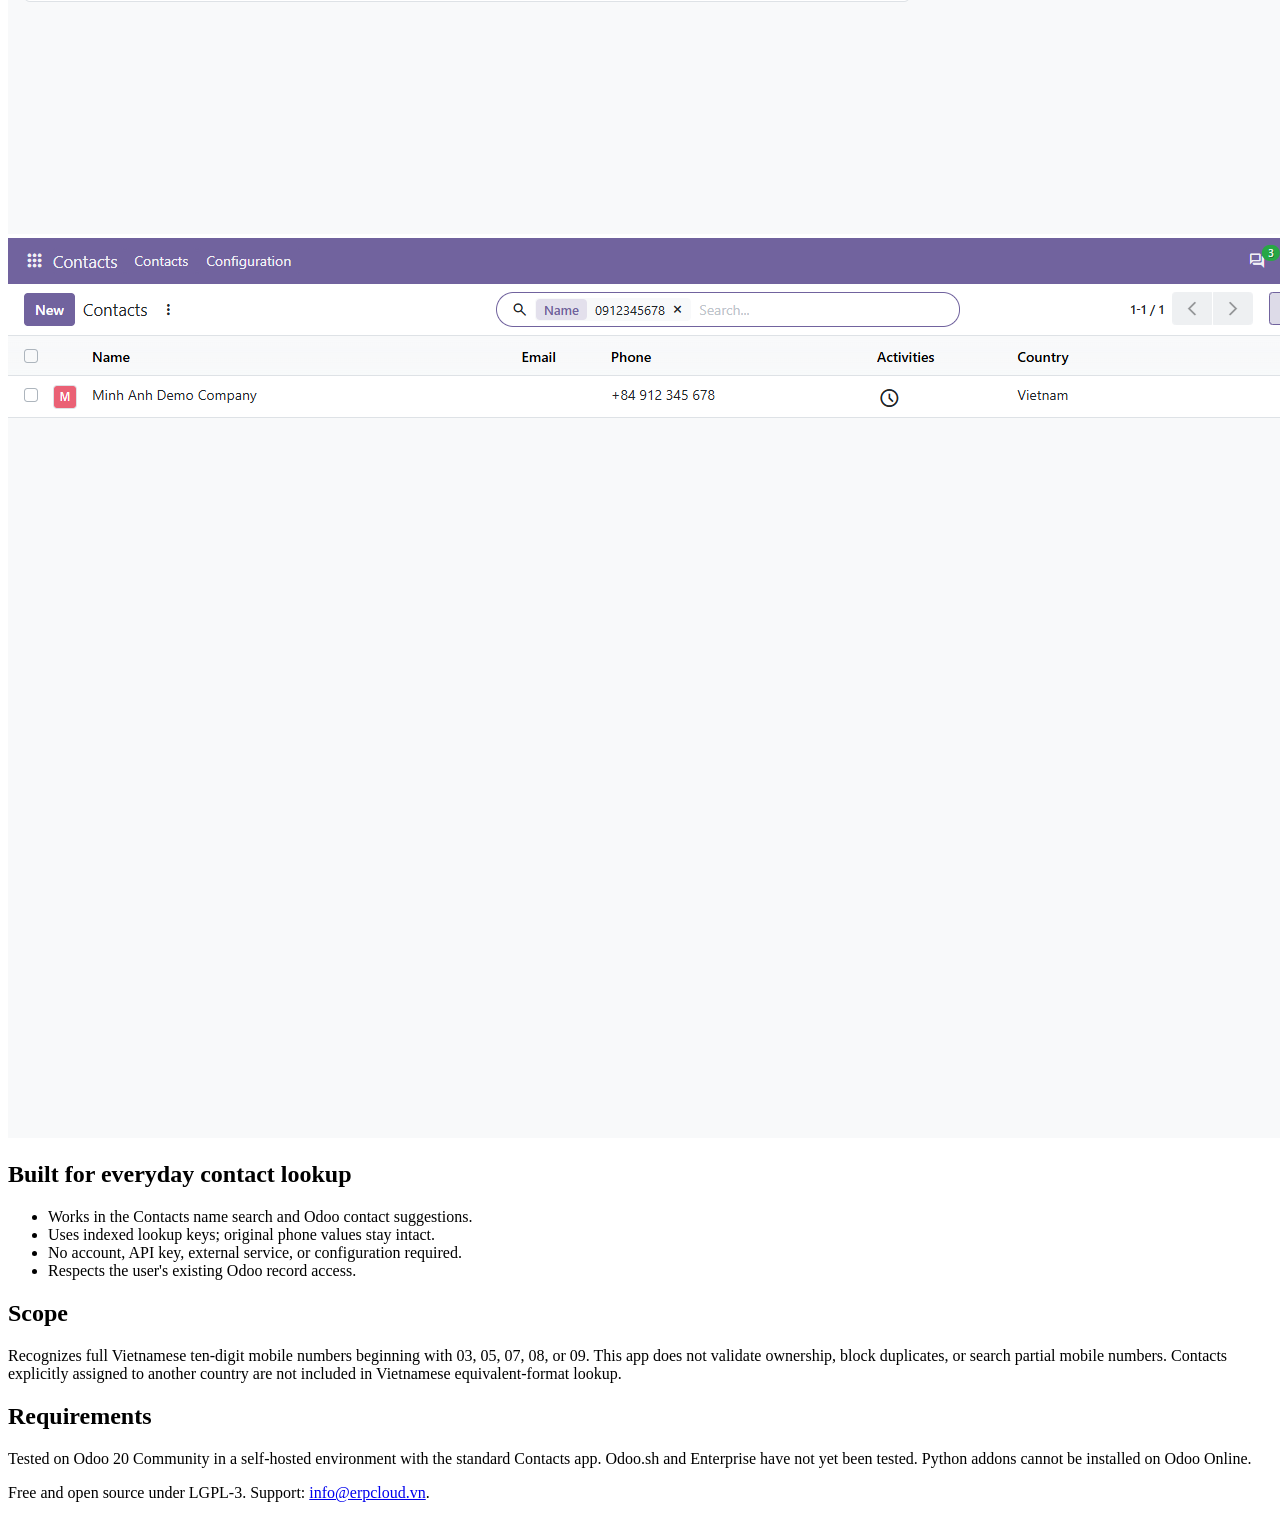
<file: vn_mobile_lookup/static/description/index.html>
<!DOCTYPE html>
<html lang="en">
<head><meta charset="utf-8"><title>Vietnam Mobile Lookup</title></head>
<body>
  <div class="container py-4">
    <h1>Vietnam Mobile Lookup</h1>
    <p>Find a contact using the same Vietnamese mobile number in local or international format.</p>
    <h2>One number, several ways to type it</h2>
    <p>A contact saved as <strong>+84 912 345 678</strong> appears when you search for <strong>0912345678</strong>. Spaces and dashes in full mobile numbers are accepted.</p>
    <img src="cover.png" alt="Vietnamese mobile number formats leading to one contact" class="img-fluid"/>
    <h2>See it in Odoo</h2>
    <p>The demo contact keeps its original <strong>+84</strong> number. Searching the <strong>0</strong> form returns the same contact.</p>
    <img src="screenshot-contact.png" alt="Demo contact with an international-format Vietnamese mobile number" class="img-fluid"/>
    <img src="screenshot-search.png" alt="Contacts search for 0912345678 returning the same demo contact" class="img-fluid"/>
    <h2>Built for everyday contact lookup</h2>
    <ul>
      <li>Works in the Contacts name search and Odoo contact suggestions.</li>
      <li>Uses indexed lookup keys; original phone values stay intact.</li>
      <li>No account, API key, external service, or configuration required.</li>
      <li>Respects the user's existing Odoo record access.</li>
    </ul>
    <h2>Scope</h2>
    <p>Recognizes full Vietnamese ten-digit mobile numbers beginning with 03, 05, 07, 08, or 09. This app does not validate ownership, block duplicates, or search partial mobile numbers. Contacts explicitly assigned to another country are not included in Vietnamese equivalent-format lookup.</p>
    <h2>Requirements</h2>
    <p>Tested on Odoo 20 Community in a self-hosted environment with the standard Contacts app. Odoo.sh and Enterprise have not yet been tested. Python addons cannot be installed on Odoo Online.</p>
    <p>Free and open source under LGPL-3. Support: <a href="mailto:info@erpcloud.vn">info@erpcloud.vn</a>.</p>
  </div>
</body>
</html>
</file>
